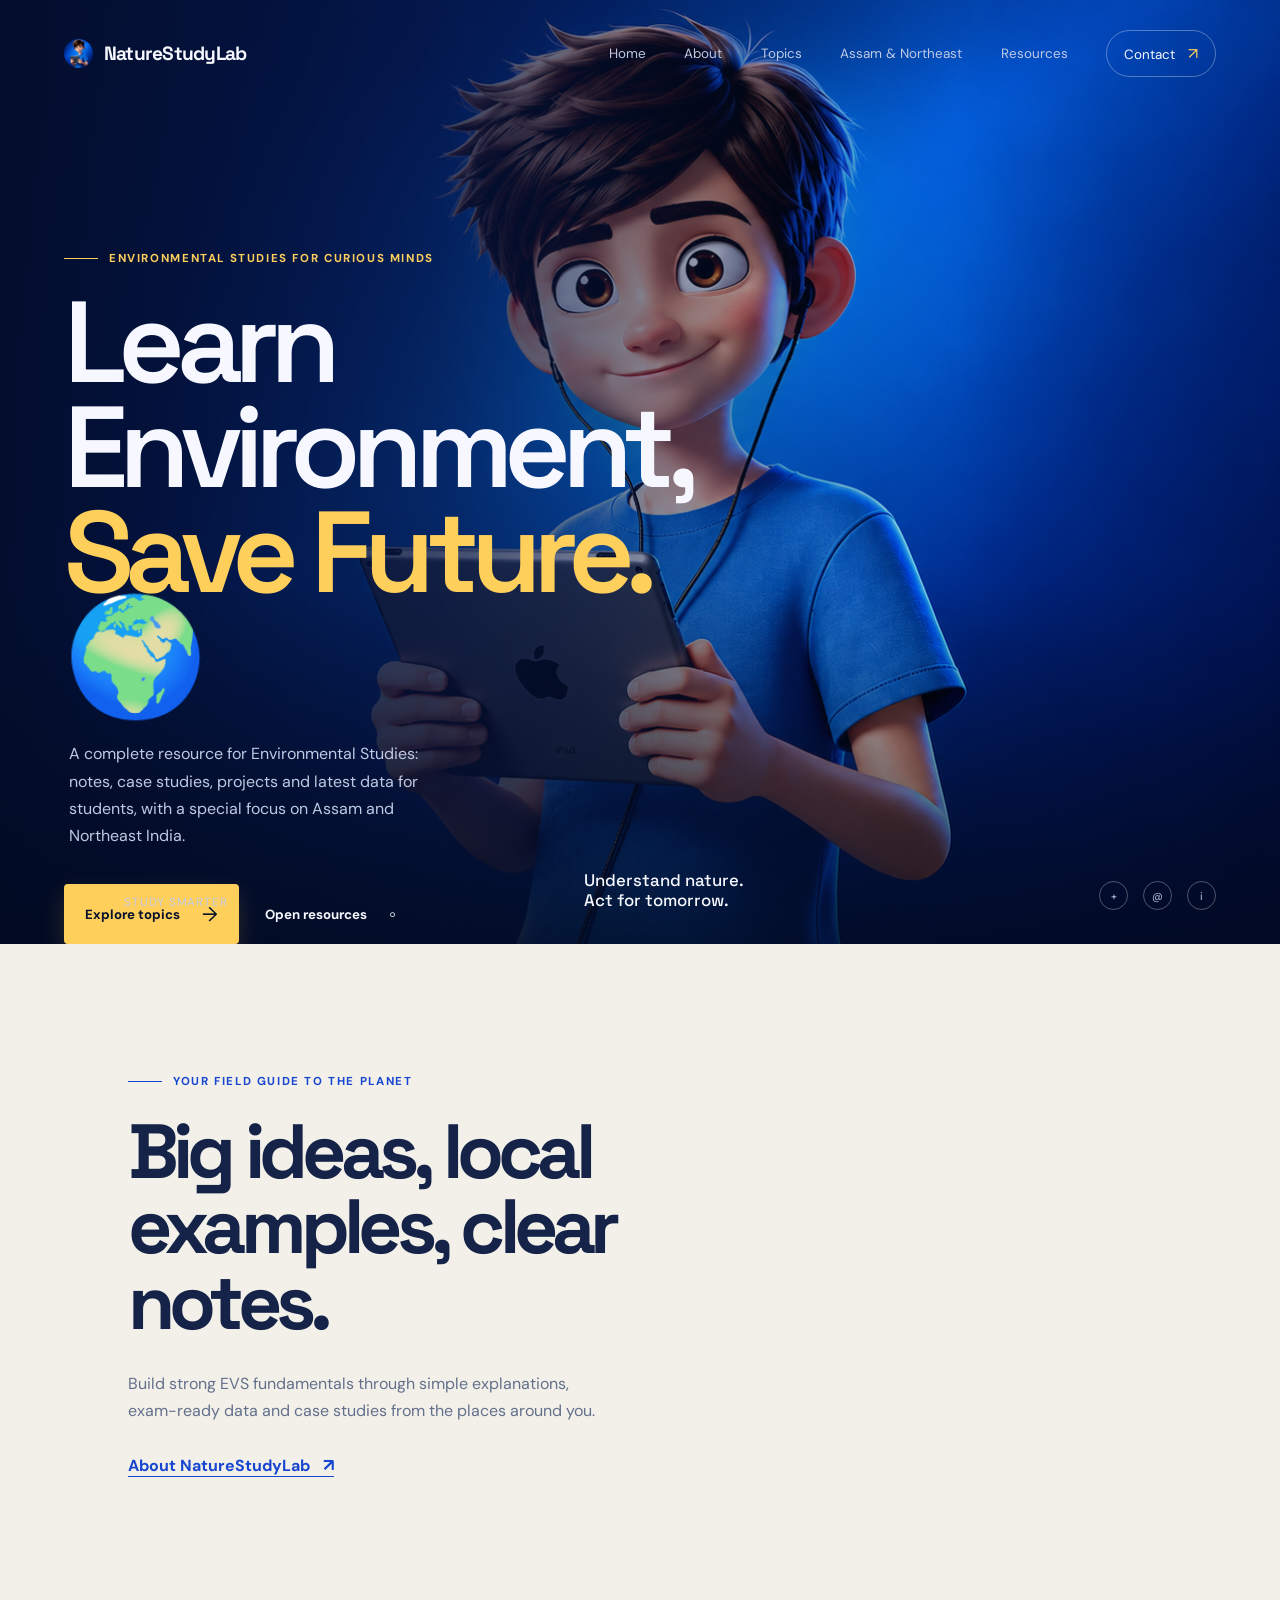
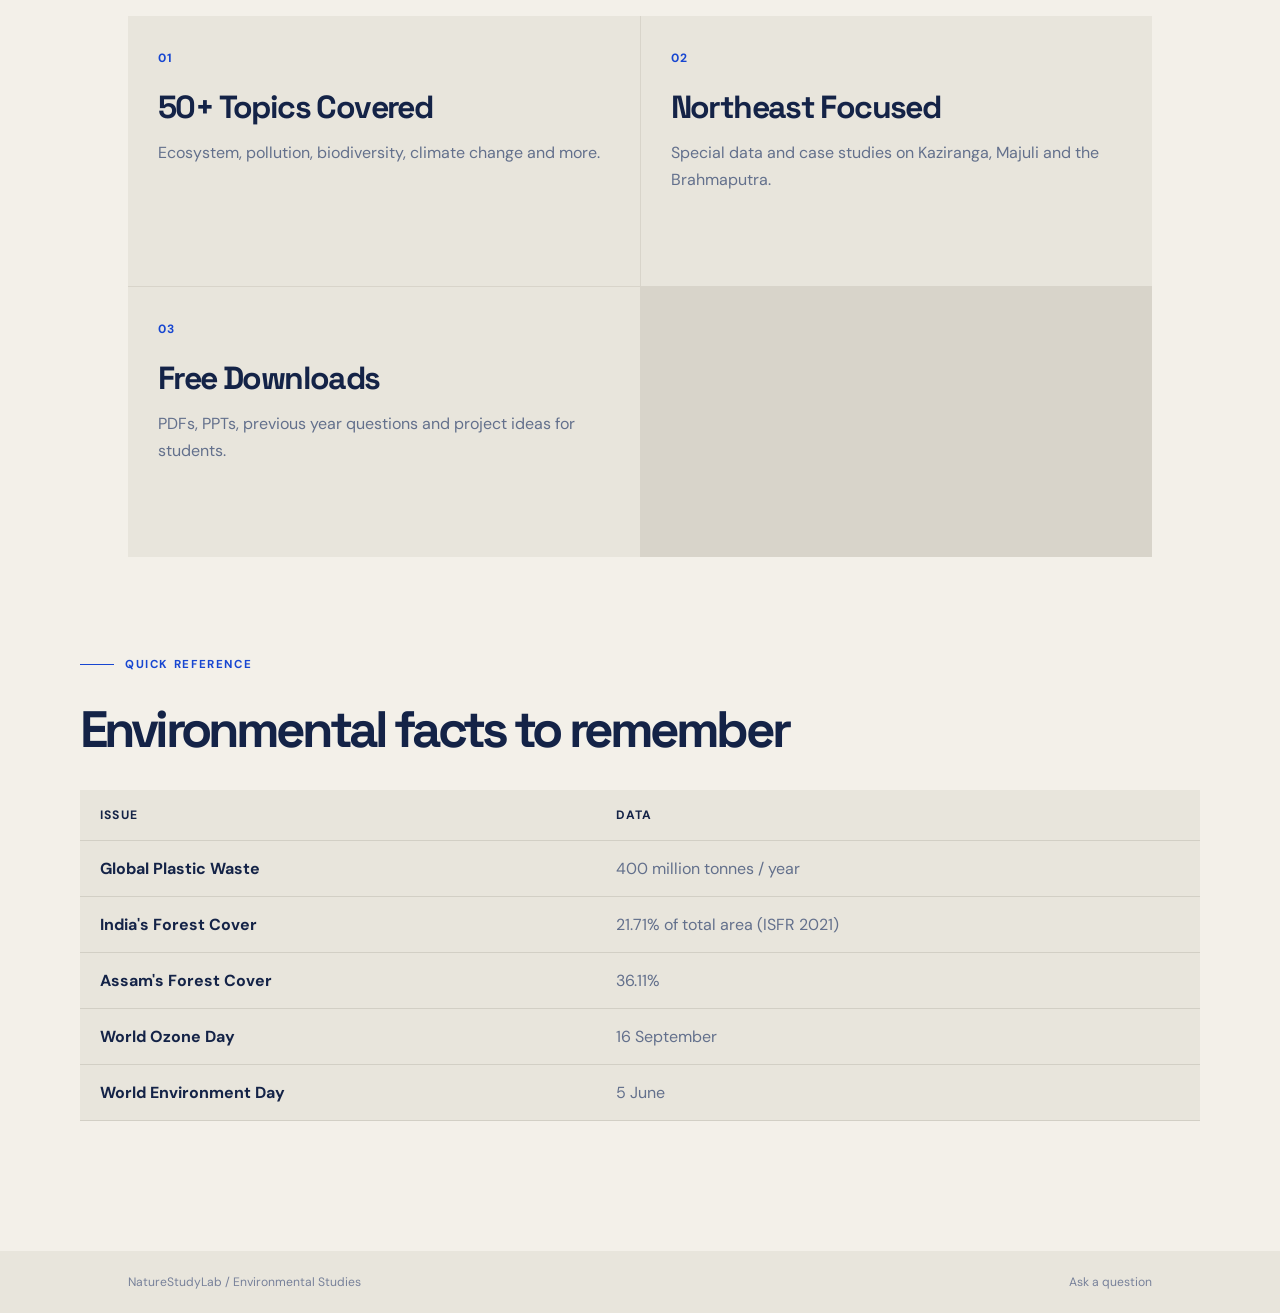
<file: index.html>
<!DOCTYPE html>
<html lang="en">
<head>
  <meta charset="UTF-8">
  <meta name="viewport" content="width=device-width, initial-scale=1.0">
  <meta name="description" content="NatureStudyLab: Environmental Studies notes, case studies, projects and Northeast India data for students.">
  <title>NatureStudyLab | Learn Environment, Save Future</title>
  <link rel="preconnect" href="https://fonts.googleapis.com"><link rel="preconnect" href="https://fonts.gstatic.com" crossorigin>
  <link href="https://fonts.googleapis.com/css2?family=DM+Sans:wght@400;500;600;700&family=Space+Grotesk:wght@500;600;700&display=swap" rel="stylesheet"><link rel="stylesheet" href="styles.css">
  <style>.hero{background-image:linear-gradient(90deg,rgba(3,13,44,.96) 0%,rgba(5,20,64,.78) 34%,rgba(3,12,42,.08) 75%),url("image.png")}</style>
</head>
<body>
  <main class="hero" id="top"><header class="site-header"><a class="brand" href="index.html" aria-label="NatureStudyLab home"><img class="brand-mark" src="image.png" alt=""><span>NatureStudyLab</span></a><button class="menu-toggle" type="button" aria-expanded="false" aria-controls="site-nav"><span class="sr-only">Toggle navigation</span><span></span><span></span></button><nav class="site-nav" id="site-nav" aria-label="Primary navigation"><a href="index.html">Home</a><a href="ourstory.html">About</a><a href="discover.html">Topics</a><a href="story.html">Assam & Northeast</a><a href="resources.html">Resources</a><a class="nav-cta" href="contact.html">Contact <span aria-hidden="true">↗</span></a></nav></header>
    <section class="hero-content" aria-labelledby="hero-title"><p class="eyebrow"><span></span> Environmental Studies for curious minds</p><h1 id="hero-title">Learn Environment,<br><em>Save Future.</em> &#127757;</h1><p class="hero-copy">A complete resource for Environmental Studies: notes, case studies, projects and latest data for students, with a special focus on Assam and Northeast India.</p><div class="hero-actions"><a class="button button-primary" href="discover.html">Explore topics <span aria-hidden="true">&#8594;</span></a><a class="button button-quiet" href="resources.html">Open resources <span aria-hidden="true">&#9702;</span></a></div></section>
    <div class="hero-footer"><div class="scroll-cue"><span class="scroll-line"></span> Study smarter</div><p>Understand nature.<br>Act for tomorrow.</p><div class="social-links" aria-label="Quick links"><a href="resources.html" aria-label="Resources">+</a><a href="contact.html" aria-label="Contact">@</a><a href="discover.html" aria-label="Topics">i</a></div></div>
  </main>
  <section class="story-section"><p class="eyebrow dark-eyebrow"><span></span> Your field guide to the planet</p><h2>Big ideas, local examples, clear notes.</h2><p>Build strong EVS fundamentals through simple explanations, exam-ready data and case studies from the places around you.</p><a class="text-link" href="ourstory.html">About NatureStudyLab <span aria-hidden="true">&#8599;</span></a></section>
  <section class="program-grid home-feature-grid" aria-label="NatureStudyLab features"><article><span class="program-number">01</span><h2>50+ Topics Covered</h2><p>Ecosystem, pollution, biodiversity, climate change and more.</p></article><article><span class="program-number">02</span><h2>Northeast Focused</h2><p>Special data and case studies on Kaziranga, Majuli and the Brahmaputra.</p></article><article><span class="program-number">03</span><h2>Free Downloads</h2><p>PDFs, PPTs, previous year questions and project ideas for students.</p></article></section>
  <section class="page-content home-data"><p class="eyebrow dark-eyebrow"><span></span> Quick reference</p><h2>Environmental facts to remember</h2><table class="data-table"><thead><tr><th>Issue</th><th>Data</th></tr></thead><tbody><tr><td>Global Plastic Waste</td><td>400 million tonnes / year</td></tr><tr><td>India's Forest Cover</td><td>21.71% of total area (ISFR 2021)</td></tr><tr><td>Assam's Forest Cover</td><td>36.11%</td></tr><tr><td>World Ozone Day</td><td>16 September</td></tr><tr><td>World Environment Day</td><td>5 June</td></tr></tbody></table></section>
  <footer class="site-footer"><span>NatureStudyLab / Environmental Studies</span><a href="contact.html">Ask a question</a></footer><script src="script.js"></script>
</body></html>
</file>
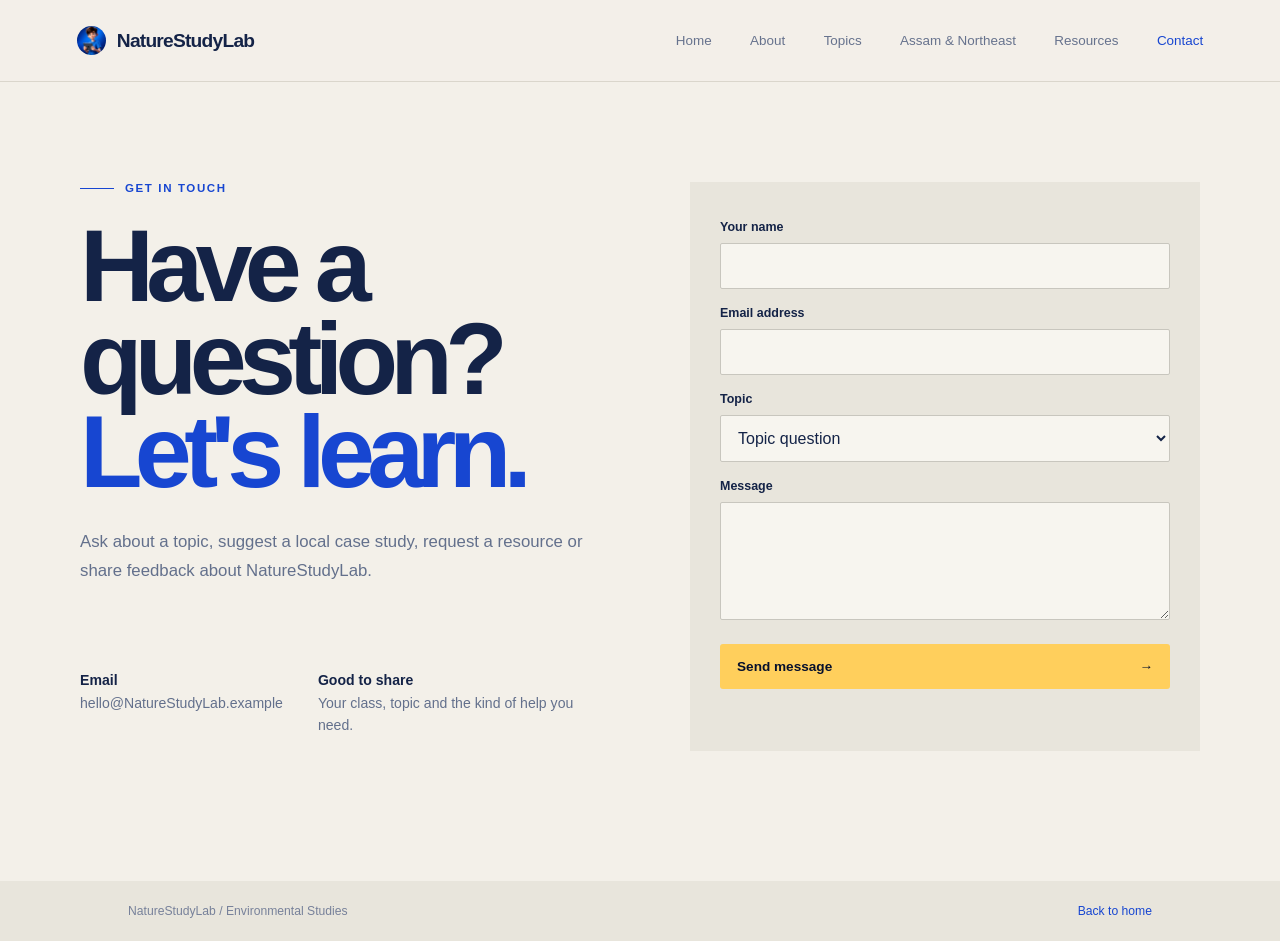
<file: contact.html>
<!DOCTYPE html>
<html lang="en"><head><meta charset="UTF-8"><meta name="viewport" content="width=device-width, initial-scale=1.0"><meta name="description" content="Contact NatureStudyLab about Environmental Studies content and resources."><title>Contact | NatureStudyLab</title><link rel="stylesheet" href="styles.css"></head>
<body class="inner-page"><header class="inner-header"><a class="brand" href="index.html"><img class="brand-mark" src="image.png" alt=""><span>NatureStudyLab</span></a><nav class="inner-nav"><a href="index.html">Home</a><a href="ourstory.html">About</a><a href="discover.html">Topics</a><a href="story.html">Assam & Northeast</a><a href="resources.html">Resources</a><a class="active" href="contact.html">Contact</a></nav></header><main class="page-content contact-layout"><section><p class="eyebrow dark-eyebrow"><span></span> Get in touch</p><h1>Have a question?<br><em>Let's learn.</em></h1><p class="lead">Ask about a topic, suggest a local case study, request a resource or share feedback about NatureStudyLab.</p><div class="contact-details"><p><strong>Email</strong><br>hello@NatureStudyLab.example</p><p><strong>Good to share</strong><br>Your class, topic and the kind of help you need.</p></div></section><form class="contact-form"><label for="name">Your name</label><input id="name" name="name" type="text" required><label for="email">Email address</label><input id="email" name="email" type="email" required><label for="topic">Topic</label><select id="topic" name="topic"><option>Topic question</option><option>Project idea</option><option>Resource request</option><option>Assam case study</option></select><label for="message">Message</label><textarea id="message" name="message" rows="5" required></textarea><button class="form-button" type="submit">Send message <span aria-hidden="true">&#8594;</span></button><p class="form-status" role="status" aria-live="polite"></p></form></main><footer class="site-footer"><span>NatureStudyLab / Environmental Studies</span><a href="index.html">Back to home</a></footer><script src="script.js"></script></body></html>
</file>
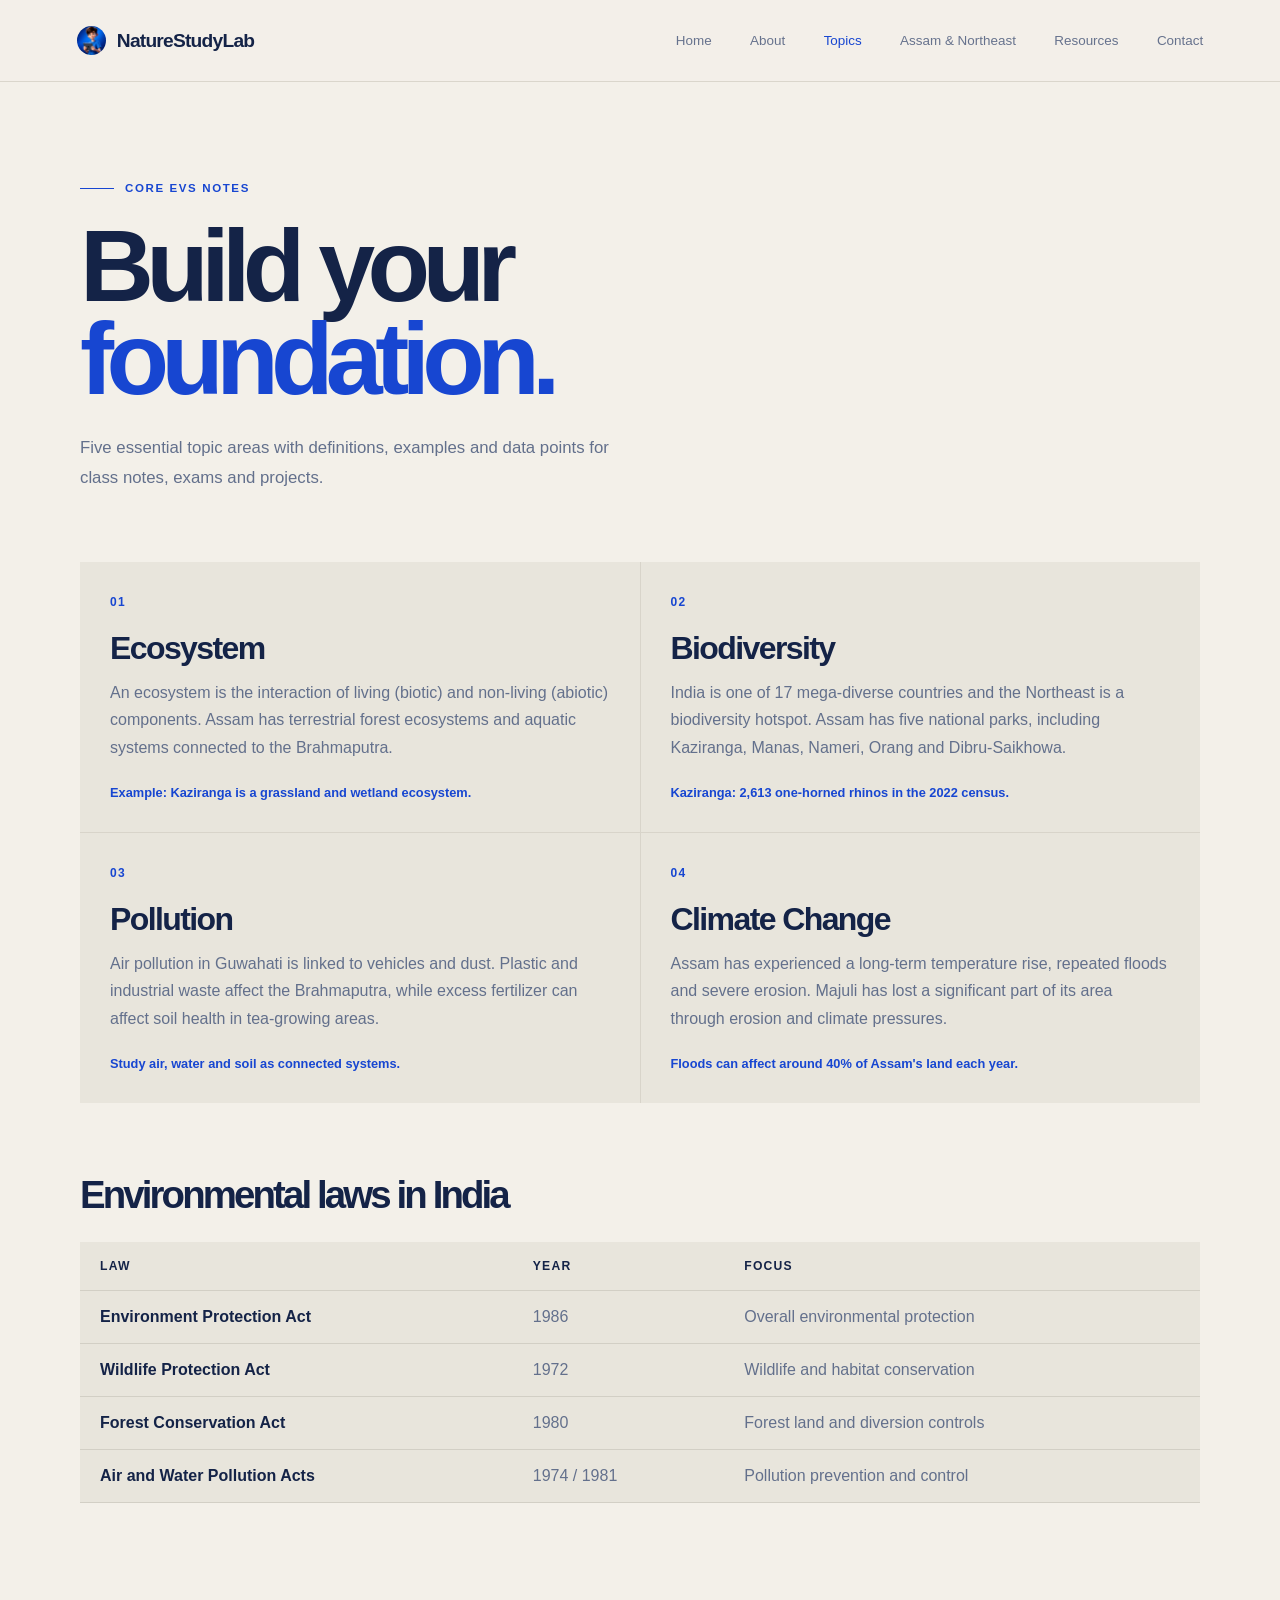
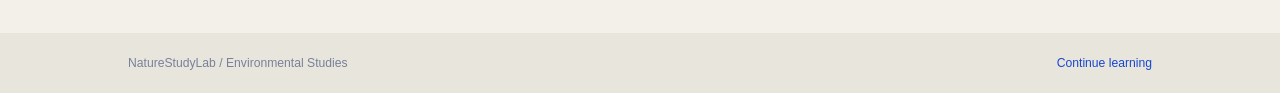
<file: discover.html>
<!DOCTYPE html>
<html lang="en"><head><meta charset="UTF-8"><meta name="viewport" content="width=device-width, initial-scale=1.0"><meta name="description" content="Environmental Studies topics, notes and laws for students."><title>Topics | NatureStudyLab</title><link rel="stylesheet" href="styles.css"></head>
<body class="inner-page"><header class="inner-header"><a class="brand" href="index.html"><img class="brand-mark" src="image.png" alt=""><span>NatureStudyLab</span></a><nav class="inner-nav"><a href="index.html">Home</a><a href="ourstory.html">About</a><a class="active" href="discover.html">Topics</a><a href="story.html">Assam & Northeast</a><a href="resources.html">Resources</a><a href="contact.html">Contact</a></nav></header><main class="page-content"><p class="eyebrow dark-eyebrow"><span></span> Core EVS notes</p><h1>Build your<br><em>foundation.</em></h1><p class="lead">Five essential topic areas with definitions, examples and data points for class notes, exams and projects.</p><section class="program-grid"><article><span class="program-number">01</span><h2>Ecosystem</h2><p>An ecosystem is the interaction of living (biotic) and non-living (abiotic) components. Assam has terrestrial forest ecosystems and aquatic systems connected to the Brahmaputra.</p><strong>Example: Kaziranga is a grassland and wetland ecosystem.</strong></article><article><span class="program-number">02</span><h2>Biodiversity</h2><p>India is one of 17 mega-diverse countries and the Northeast is a biodiversity hotspot. Assam has five national parks, including Kaziranga, Manas, Nameri, Orang and Dibru-Saikhowa.</p><strong>Kaziranga: 2,613 one-horned rhinos in the 2022 census.</strong></article><article><span class="program-number">03</span><h2>Pollution</h2><p>Air pollution in Guwahati is linked to vehicles and dust. Plastic and industrial waste affect the Brahmaputra, while excess fertilizer can affect soil health in tea-growing areas.</p><strong>Study air, water and soil as connected systems.</strong></article><article><span class="program-number">04</span><h2>Climate Change</h2><p>Assam has experienced a long-term temperature rise, repeated floods and severe erosion. Majuli has lost a significant part of its area through erosion and climate pressures.</p><strong>Floods can affect around 40% of Assam's land each year.</strong></article></section><section class="law-section"><h2>Environmental laws in India</h2><table class="data-table"><thead><tr><th>Law</th><th>Year</th><th>Focus</th></tr></thead><tbody><tr><td>Environment Protection Act</td><td>1986</td><td>Overall environmental protection</td></tr><tr><td>Wildlife Protection Act</td><td>1972</td><td>Wildlife and habitat conservation</td></tr><tr><td>Forest Conservation Act</td><td>1980</td><td>Forest land and diversion controls</td></tr><tr><td>Air and Water Pollution Acts</td><td>1974 / 1981</td><td>Pollution prevention and control</td></tr></tbody></table></section></main><footer class="site-footer"><span>NatureStudyLab / Environmental Studies</span><a href="resources.html">Continue learning</a></footer></body></html>
</file>
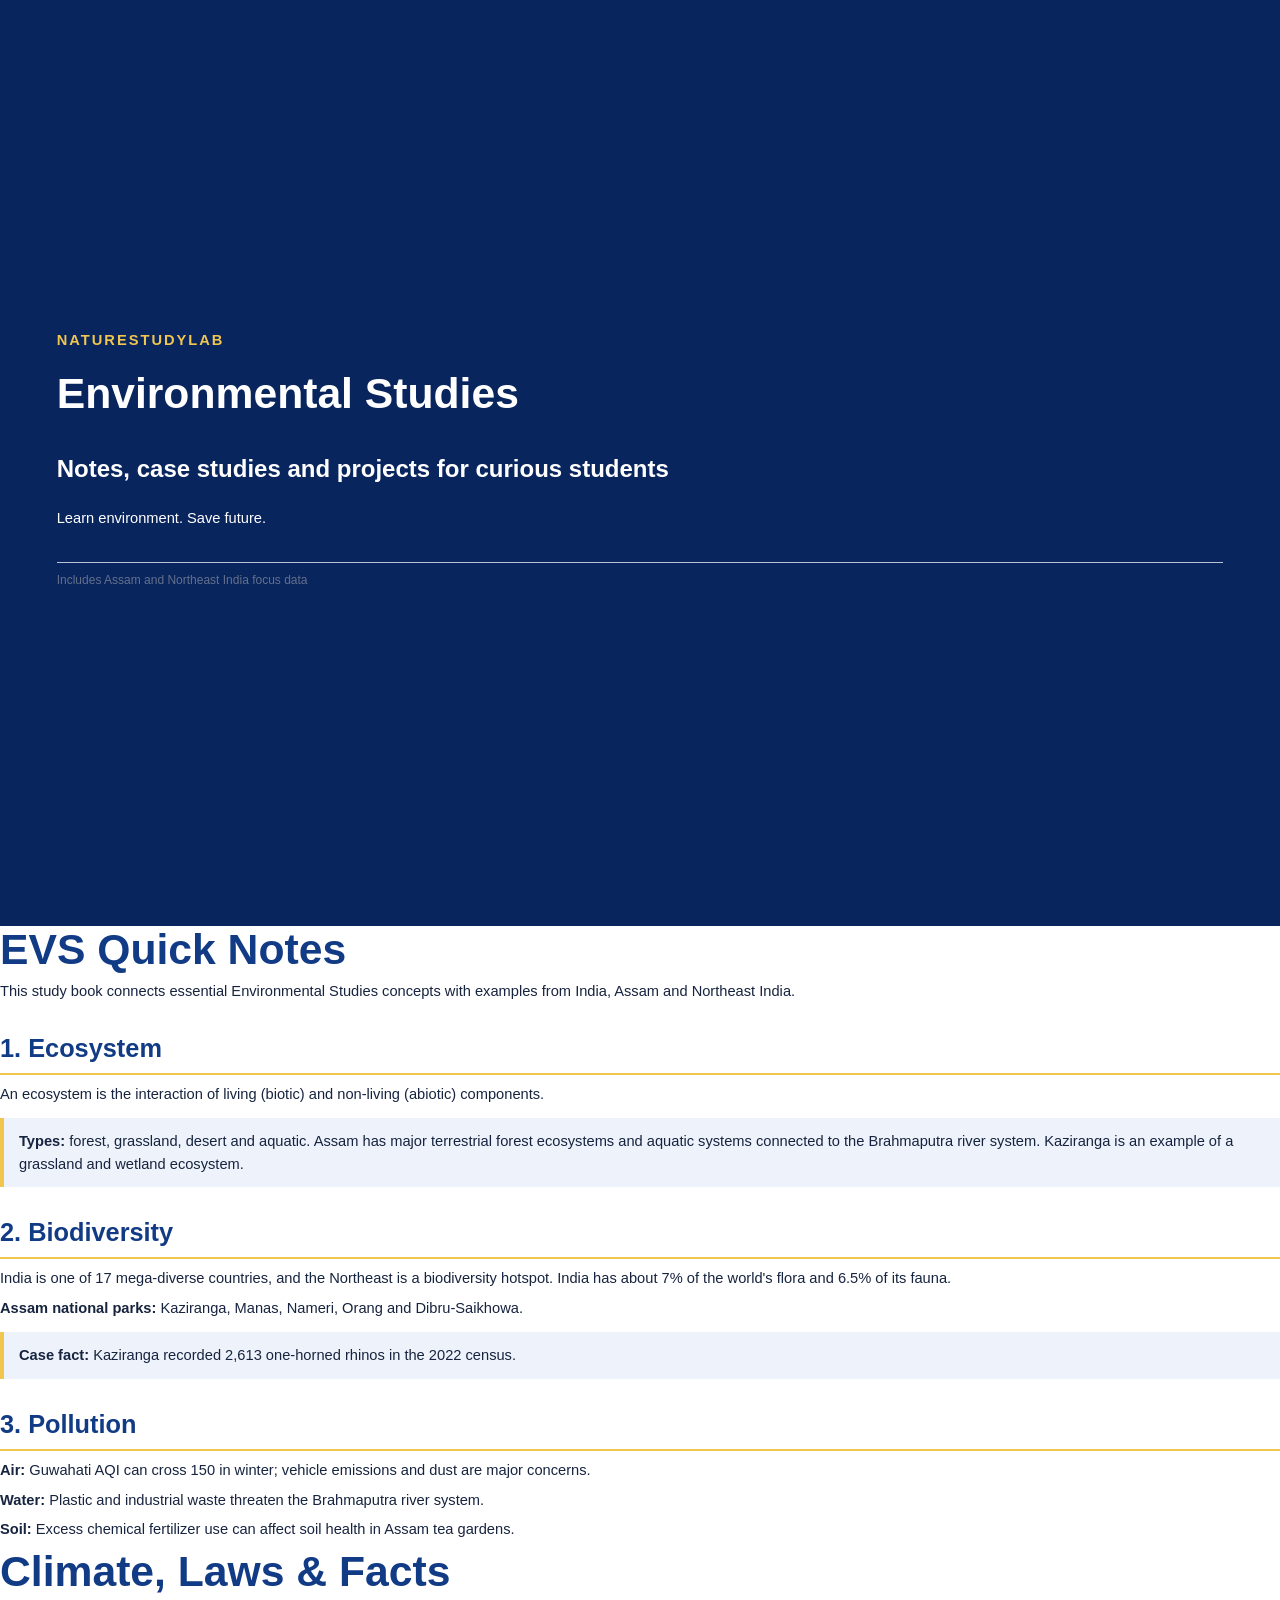
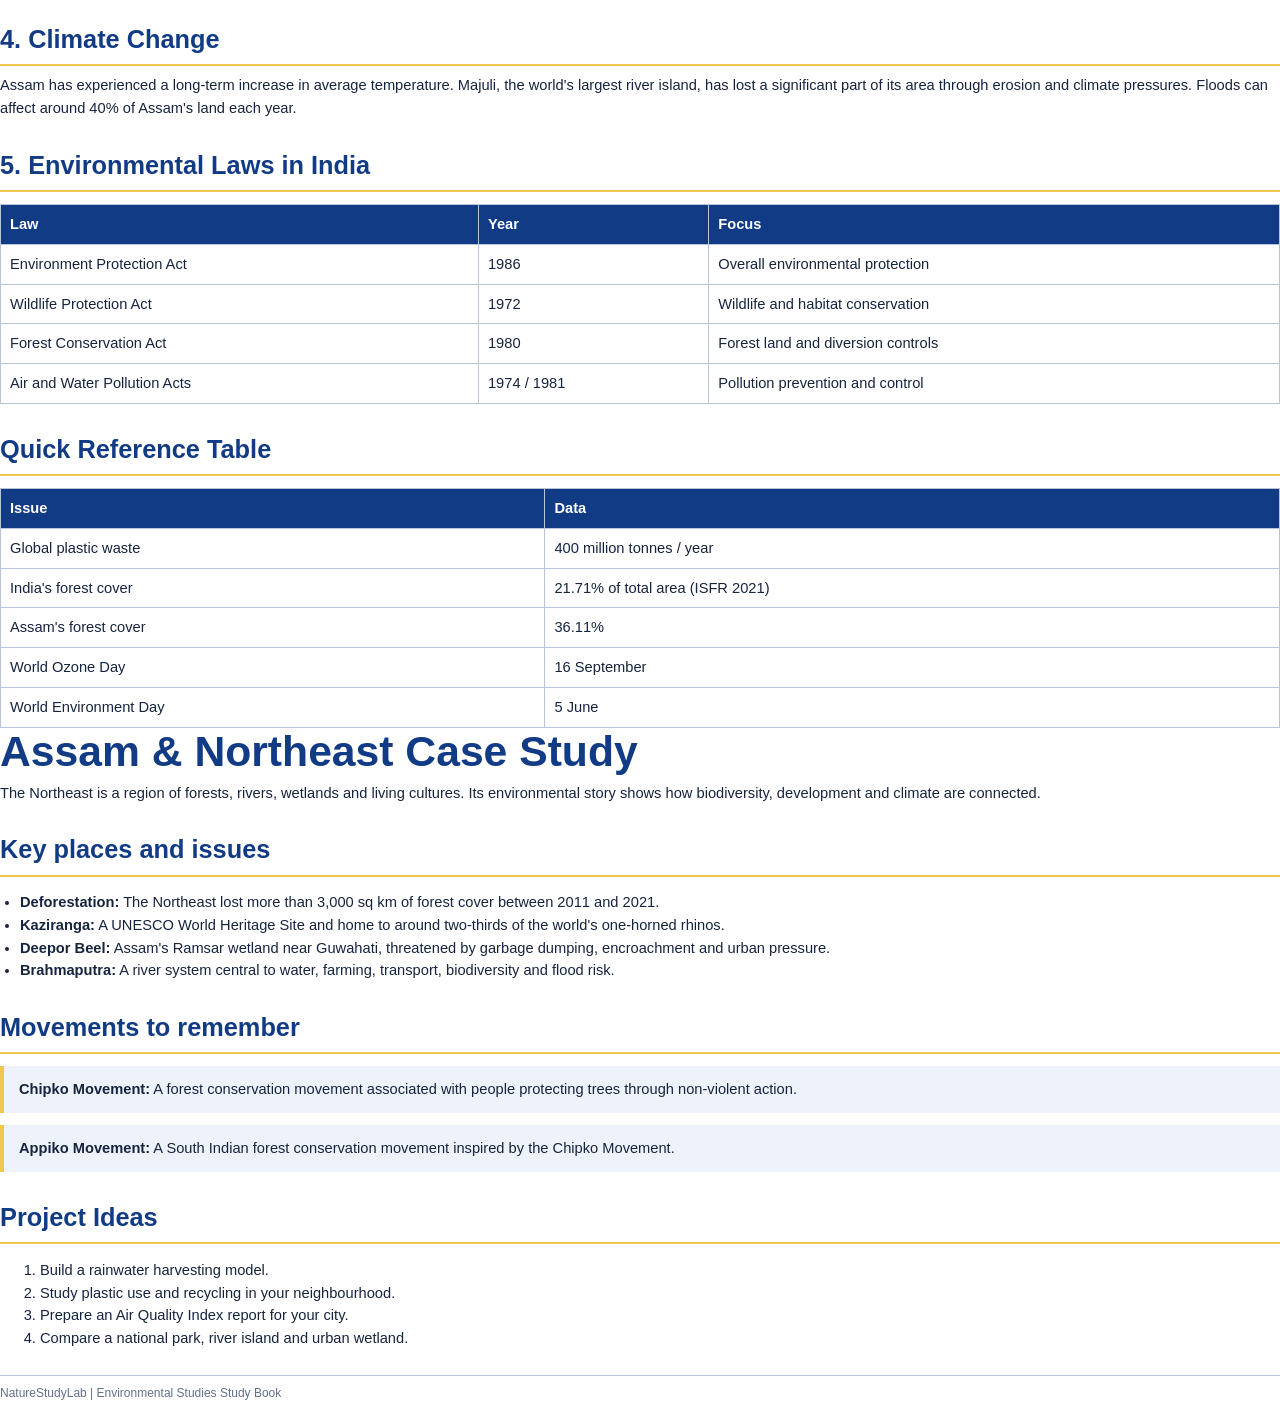
<file: evs-book.html>
<!DOCTYPE html>
<html lang="en">
<head>
<meta charset="UTF-8">
<title>NatureStudyLab EVS Study Book</title>
<style>
@page{size:A4;margin:18mm}*{box-sizing:border-box}body{margin:0;color:#17243f;background:#fff;font:11pt/1.55 Arial,sans-serif}h1,h2,h3{font-family:Arial,sans-serif;color:#123b86}h1{margin:0 0 8px;font-size:32pt;line-height:1.08}h2{margin:26px 0 8px;padding-bottom:5px;border-bottom:2px solid #f0c64f;font-size:19pt}h3{margin:16px 0 4px;font-size:13pt}p{margin:7px 0}ul{padding-left:20px}.cover{min-height:245mm;display:flex;flex-direction:column;justify-content:center;padding:25mm 15mm;color:#fff;background:#09255e}.cover h1,.cover h2{color:#fff;border:0}.cover h2{font-size:18pt}.tag{margin-bottom:18px;color:#f0c64f;font-weight:bold;letter-spacing:2px;text-transform:uppercase}.box{margin:12px 0;padding:12px 15px;border-left:4px solid #f0c64f;background:#eef3fb}.facts{width:100%;border-collapse:collapse;margin-top:12px}.facts th,.facts td{padding:8px 9px;border:1px solid #b9c4d8;text-align:left}.facts th{color:#fff;background:#123b86}.page-break{page-break-before:always}.footer{margin-top:25px;padding-top:8px;border-top:1px solid #b9c4d8;color:#63708c;font-size:9pt}
</style>
</head>
<body>
<section class="cover"><div class="tag">NatureStudyLab</div><h1>Environmental Studies</h1><h2>Notes, case studies and projects for curious students</h2><p>Learn environment. Save future.</p><p class="footer">Includes Assam and Northeast India focus data</p></section>
<section class="page-break"><h1>EVS Quick Notes</h1><p>This study book connects essential Environmental Studies concepts with examples from India, Assam and Northeast India.</p><h2>1. Ecosystem</h2><p>An ecosystem is the interaction of living (biotic) and non-living (abiotic) components.</p><div class="box"><strong>Types:</strong> forest, grassland, desert and aquatic. Assam has major terrestrial forest ecosystems and aquatic systems connected to the Brahmaputra river system. Kaziranga is an example of a grassland and wetland ecosystem.</div><h2>2. Biodiversity</h2><p>India is one of 17 mega-diverse countries, and the Northeast is a biodiversity hotspot. India has about 7% of the world's flora and 6.5% of its fauna.</p><p><strong>Assam national parks:</strong> Kaziranga, Manas, Nameri, Orang and Dibru-Saikhowa.</p><div class="box"><strong>Case fact:</strong> Kaziranga recorded 2,613 one-horned rhinos in the 2022 census.</div><h2>3. Pollution</h2><p><strong>Air:</strong> Guwahati AQI can cross 150 in winter; vehicle emissions and dust are major concerns.</p><p><strong>Water:</strong> Plastic and industrial waste threaten the Brahmaputra river system.</p><p><strong>Soil:</strong> Excess chemical fertilizer use can affect soil health in Assam tea gardens.</p></section>
<section class="page-break"><h1>Climate, Laws & Facts</h1><h2>4. Climate Change</h2><p>Assam has experienced a long-term increase in average temperature. Majuli, the world's largest river island, has lost a significant part of its area through erosion and climate pressures. Floods can affect around 40% of Assam's land each year.</p><h2>5. Environmental Laws in India</h2><table class="facts"><thead><tr><th>Law</th><th>Year</th><th>Focus</th></tr></thead><tbody><tr><td>Environment Protection Act</td><td>1986</td><td>Overall environmental protection</td></tr><tr><td>Wildlife Protection Act</td><td>1972</td><td>Wildlife and habitat conservation</td></tr><tr><td>Forest Conservation Act</td><td>1980</td><td>Forest land and diversion controls</td></tr><tr><td>Air and Water Pollution Acts</td><td>1974 / 1981</td><td>Pollution prevention and control</td></tr></tbody></table><h2>Quick Reference Table</h2><table class="facts"><thead><tr><th>Issue</th><th>Data</th></tr></thead><tbody><tr><td>Global plastic waste</td><td>400 million tonnes / year</td></tr><tr><td>India's forest cover</td><td>21.71% of total area (ISFR 2021)</td></tr><tr><td>Assam's forest cover</td><td>36.11%</td></tr><tr><td>World Ozone Day</td><td>16 September</td></tr><tr><td>World Environment Day</td><td>5 June</td></tr></tbody></table></section>
<section class="page-break"><h1>Assam & Northeast Case Study</h1><p>The Northeast is a region of forests, rivers, wetlands and living cultures. Its environmental story shows how biodiversity, development and climate are connected.</p><h2>Key places and issues</h2><ul><li><strong>Deforestation:</strong> The Northeast lost more than 3,000 sq km of forest cover between 2011 and 2021.</li><li><strong>Kaziranga:</strong> A UNESCO World Heritage Site and home to around two-thirds of the world's one-horned rhinos.</li><li><strong>Deepor Beel:</strong> Assam's Ramsar wetland near Guwahati, threatened by garbage dumping, encroachment and urban pressure.</li><li><strong>Brahmaputra:</strong> A river system central to water, farming, transport, biodiversity and flood risk.</li></ul><h2>Movements to remember</h2><div class="box"><strong>Chipko Movement:</strong> A forest conservation movement associated with people protecting trees through non-violent action.</div><div class="box"><strong>Appiko Movement:</strong> A South Indian forest conservation movement inspired by the Chipko Movement.</div><h2>Project Ideas</h2><ol><li>Build a rainwater harvesting model.</li><li>Study plastic use and recycling in your neighbourhood.</li><li>Prepare an Air Quality Index report for your city.</li><li>Compare a national park, river island and urban wetland.</li></ol><p class="footer">NatureStudyLab | Environmental Studies Study Book</p></section>
</body></html>
</file>
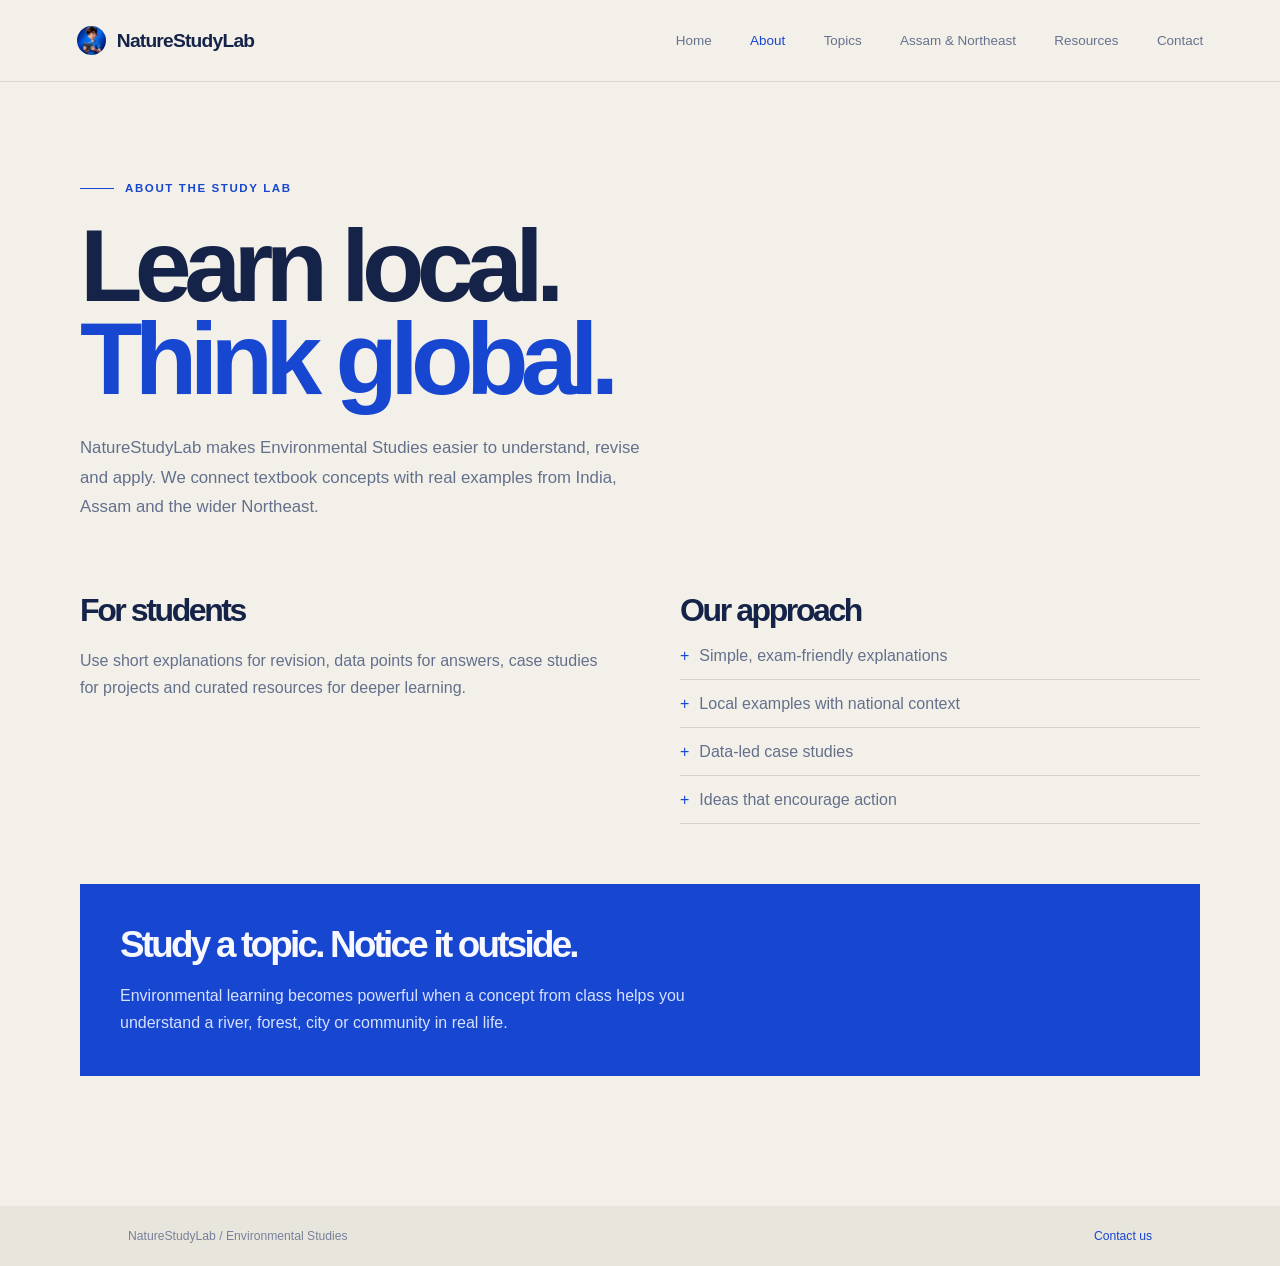
<file: ourstory.html>
<!DOCTYPE html>
<html lang="en"><head><meta charset="UTF-8"><meta name="viewport" content="width=device-width, initial-scale=1.0"><meta name="description" content="About NatureStudyLab Environmental Studies resources."><title>About | NatureStudyLab</title><link rel="stylesheet" href="styles.css"></head>
<body class="inner-page"><header class="inner-header"><a class="brand" href="index.html" aria-label="NatureStudyLab home"><img class="brand-mark" src="image.png" alt=""><span>NatureStudyLab</span></a><nav class="inner-nav"><a href="index.html">Home</a><a class="active" href="ourstory.html">About</a><a href="discover.html">Topics</a><a href="story.html">Assam & Northeast</a><a href="resources.html">Resources</a><a href="contact.html">Contact</a></nav></header><main class="page-content"><p class="eyebrow dark-eyebrow"><span></span> About the study lab</p><h1>Learn local.<br><em>Think global.</em></h1><p class="lead">NatureStudyLab makes Environmental Studies easier to understand, revise and apply. We connect textbook concepts with real examples from India, Assam and the wider Northeast.</p><section class="story-columns"><div><h2>For students</h2><p>Use short explanations for revision, data points for answers, case studies for projects and curated resources for deeper learning.</p></div><div><h2>Our approach</h2><ul><li>Simple, exam-friendly explanations</li><li>Local examples with national context</li><li>Data-led case studies</li><li>Ideas that encourage action</li></ul></div></section><section class="callout"><h2>Study a topic. Notice it outside.</h2><p>Environmental learning becomes powerful when a concept from class helps you understand a river, forest, city or community in real life.</p></section></main><footer class="site-footer"><span>NatureStudyLab / Environmental Studies</span><a href="contact.html">Contact us</a></footer></body></html>
</file>
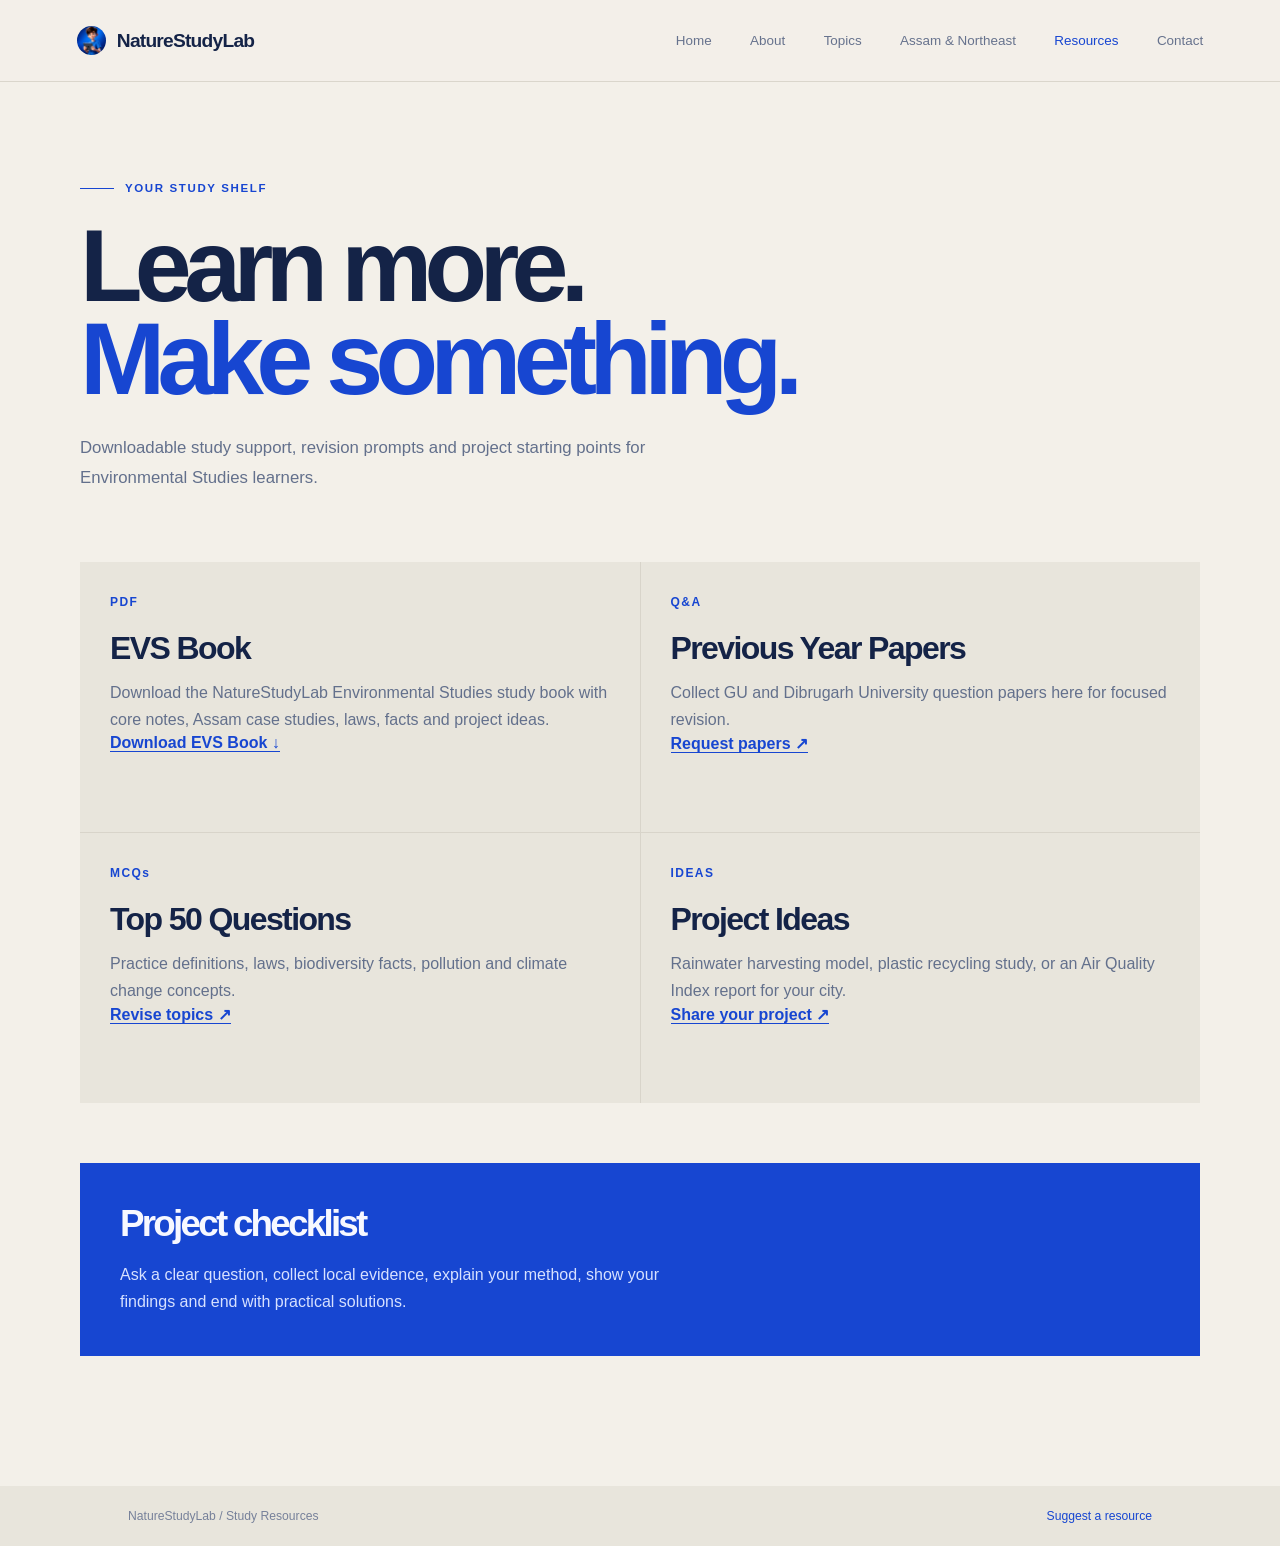
<file: resources.html>
<!DOCTYPE html>
<html lang="en"><head><meta charset="UTF-8"><meta name="viewport" content="width=device-width, initial-scale=1.0"><meta name="description" content="Free Environmental Studies resources, questions and project ideas."><title>Resources | NatureStudyLab</title><link rel="stylesheet" href="styles.css"></head>
<body class="inner-page"><header class="inner-header"><a class="brand" href="index.html"><img class="brand-mark" src="image.png" alt=""><span>NatureStudyLab</span></a><nav class="inner-nav"><a href="index.html">Home</a><a href="ourstory.html">About</a><a href="discover.html">Topics</a><a href="story.html">Assam & Northeast</a><a class="active" href="resources.html">Resources</a><a href="contact.html">Contact</a></nav></header><main class="page-content"><p class="eyebrow dark-eyebrow"><span></span> Your study shelf</p><h1>Learn more.<br><em>Make something.</em></h1><p class="lead">Downloadable study support, revision prompts and project starting points for Environmental Studies learners.</p><section class="program-grid"><article><span class="program-number">PDF</span><h2>EVS Book</h2><p>Download the NatureStudyLab Environmental Studies study book with core notes, Assam case studies, laws, facts and project ideas.</p><a class="text-link" href="EVS-Study-Book.pdf" download>Download EVS Book &#8595;</a></article><article><span class="program-number">Q&A</span><h2>Previous Year Papers</h2><p>Collect GU and Dibrugarh University question papers here for focused revision.</p><a class="text-link" href="contact.html">Request papers &#8599;</a></article><article><span class="program-number">MCQs</span><h2>Top 50 Questions</h2><p>Practice definitions, laws, biodiversity facts, pollution and climate change concepts.</p><a class="text-link" href="discover.html">Revise topics &#8599;</a></article><article><span class="program-number">IDEAS</span><h2>Project Ideas</h2><p>Rainwater harvesting model, plastic recycling study, or an Air Quality Index report for your city.</p><a class="text-link" href="contact.html">Share your project &#8599;</a></article></section><section class="callout"><h2>Project checklist</h2><p>Ask a clear question, collect local evidence, explain your method, show your findings and end with practical solutions.</p></section></main><footer class="site-footer"><span>NatureStudyLab / Study Resources</span><a href="contact.html">Suggest a resource</a></footer></body></html>
</file>
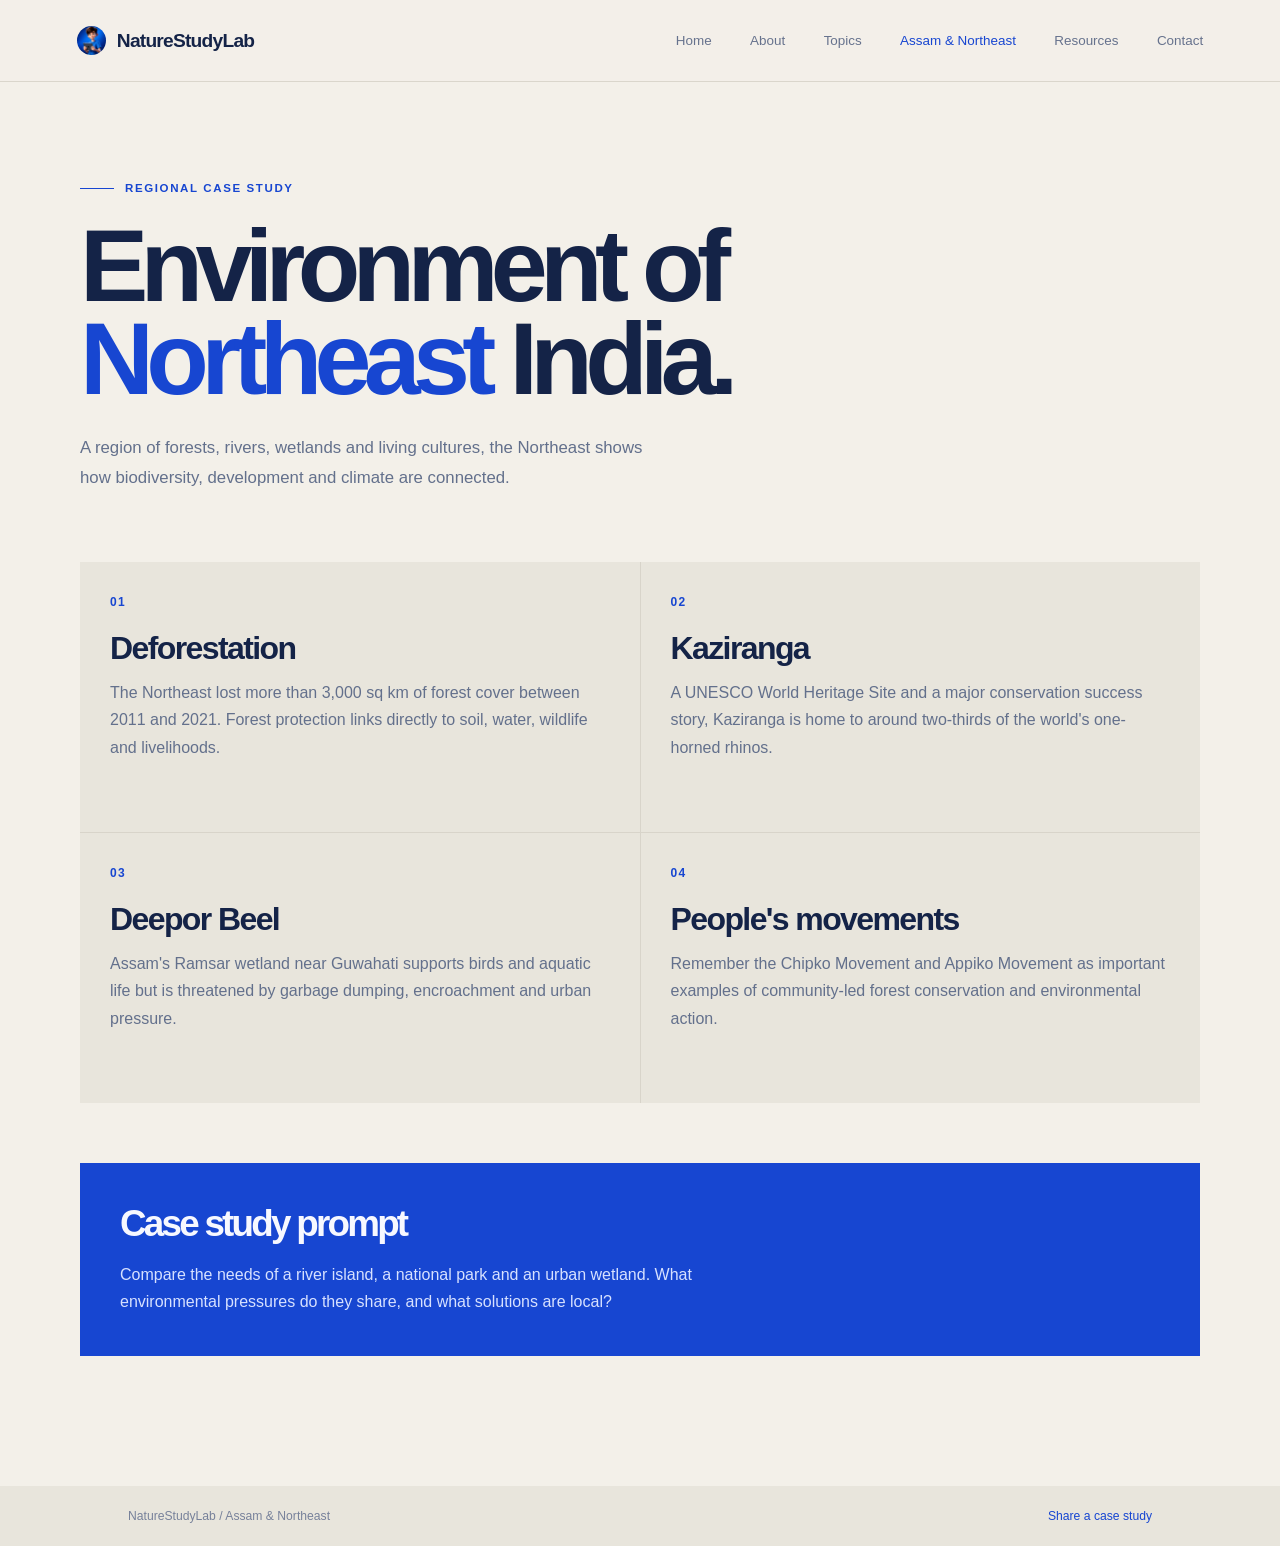
<file: story.html>
<!DOCTYPE html>
<html lang="en"><head><meta charset="UTF-8"><meta name="viewport" content="width=device-width, initial-scale=1.0"><meta name="description" content="Assam and Northeast India Environmental Studies case study."><title>Assam & Northeast | NatureStudyLab</title><link rel="stylesheet" href="styles.css"></head>
<body class="inner-page"><header class="inner-header"><a class="brand" href="index.html"><img class="brand-mark" src="image.png" alt=""><span>NatureStudyLab</span></a><nav class="inner-nav"><a href="index.html">Home</a><a href="ourstory.html">About</a><a href="discover.html">Topics</a><a class="active" href="story.html">Assam & Northeast</a><a href="resources.html">Resources</a><a href="contact.html">Contact</a></nav></header><main class="page-content"><p class="eyebrow dark-eyebrow"><span></span> Regional case study</p><h1>Environment of<br><em>Northeast</em> India.</h1><p class="lead">A region of forests, rivers, wetlands and living cultures, the Northeast shows how biodiversity, development and climate are connected.</p><section class="program-grid"><article><span class="program-number">01</span><h2>Deforestation</h2><p>The Northeast lost more than 3,000 sq km of forest cover between 2011 and 2021. Forest protection links directly to soil, water, wildlife and livelihoods.</p></article><article><span class="program-number">02</span><h2>Kaziranga</h2><p>A UNESCO World Heritage Site and a major conservation success story, Kaziranga is home to around two-thirds of the world's one-horned rhinos.</p></article><article><span class="program-number">03</span><h2>Deepor Beel</h2><p>Assam's Ramsar wetland near Guwahati supports birds and aquatic life but is threatened by garbage dumping, encroachment and urban pressure.</p></article><article><span class="program-number">04</span><h2>People's movements</h2><p>Remember the Chipko Movement and Appiko Movement as important examples of community-led forest conservation and environmental action.</p></article></section><section class="callout"><h2>Case study prompt</h2><p>Compare the needs of a river island, a national park and an urban wetland. What environmental pressures do they share, and what solutions are local?</p></section></main><footer class="site-footer"><span>NatureStudyLab / Assam & Northeast</span><a href="contact.html">Share a case study</a></footer></body></html>
</file>
<file: styles.css>
.site-header{width:min(1320px,calc(100% - 6vw))}.site-nav{gap:clamp(12px,1.8vw,27px);font-size:.78rem}.site-nav a{white-space:nowrap}.brand{flex-shrink:0}.inner-nav{flex-wrap:wrap;justify-content:flex-end;gap:12px 24px}@media(max-width:1100px) and (min-width:701px){.site-header{align-items:flex-start;gap:25px}.site-nav{flex-wrap:wrap;justify-content:flex-end;max-width:720px}.inner-header{align-items:flex-start;gap:25px}.inner-nav{max-width:720px}}.home-feature-grid{margin:0 max(10vw,30px)}.home-feature-grid article{min-height:190px}.home-data{padding-top:90px}.home-data h2{margin-bottom:28px;color:var(--dark-ink);font-size:clamp(2rem,4vw,3.6rem)}.data-table{width:100%;border-collapse:collapse;color:#63708c;background:#e8e5dc}.data-table th,.data-table td{padding:17px 20px;border-bottom:1px solid #d2cfc5;text-align:left}.data-table th{color:var(--dark-ink);font-size:.76rem;letter-spacing:.1em;text-transform:uppercase}.data-table td:first-child{color:var(--dark-ink);font-weight:700}.law-section{margin-top:70px}.law-section h2{margin-bottom:25px;color:var(--dark-ink);font-size:2.4rem}.law-section .data-table{background:#e8e5dc}@media(max-width:700px){.site-header{width:calc(100% - 44px)}.site-nav{font-size:.84rem}.home-feature-grid{margin:0}.home-data{padding:75px 22px}.data-table{font-size:.82rem}.data-table th,.data-table td{padding:13px 10px}.data-table th:last-child,.data-table td:last-child{min-width:160px}.law-section{margin-top:45px}}
:root{--ink:#f7f8ff;--muted:#c0c9e3;--accent:#ffcf5c;--blue:#1746d1;--night:#06102d;--paper:#f3f0e9;--dark-ink:#142347}*{box-sizing:border-box}html{scroll-behavior:smooth}body{margin:0;color:var(--ink);background:var(--paper);font-family:"DM Sans",sans-serif}a{color:inherit;text-decoration:none}.hero{position:relative;isolation:isolate;min-height:100svh;overflow:hidden;background:linear-gradient(90deg,rgba(3,13,44,.96) 0%,rgba(5,20,64,.75) 34%,rgba(3,12,42,.06) 75%),url("ChatGPT Image Sep 16, 2026, 07_19_18 AM.png") center/cover no-repeat}.hero:after{position:absolute;inset:0;z-index:-1;background:linear-gradient(0deg,rgba(2,10,32,.78),transparent 38%);content:""}.site-header{display:flex;align-items:center;justify-content:space-between;width:min(1240px,calc(100% - 10vw));margin:0 auto;padding:30px 0}.brand{display:flex;align-items:center;gap:11px;font:700 1.2rem "Space Grotesk",sans-serif;letter-spacing:-.04em}.brand-mark{display:block;width:29px;height:29px;border-radius:50%;object-fit:cover}.site-nav{display:flex;align-items:center;gap:clamp(20px,3vw,46px);color:var(--muted);font-size:.84rem}.site-nav a{transition:color .2s ease,transform .2s ease}.site-nav a:hover{color:var(--ink);transform:translateY(-2px)}.nav-cta{padding:12px 17px;border:1px solid rgba(255,255,255,.32);border-radius:99px;color:var(--ink)}.nav-cta span{margin-left:9px;color:var(--accent);font-size:1rem}.menu-toggle{display:none}.hero-content{width:min(1240px,calc(100% - 10vw));margin:clamp(80px,16vh,170px) auto 0}.eyebrow{display:flex;align-items:center;gap:11px;margin:0 0 25px;color:var(--accent);font-size:.72rem;font-weight:700;letter-spacing:.14em;text-transform:uppercase}.eyebrow span{width:34px;height:1px;background:currentColor}h1,h2{margin:0;font-family:"Space Grotesk",sans-serif;letter-spacing:-.075em}h1{max-width:650px;font-size:clamp(4rem,9vw,8.7rem);font-weight:600;line-height:.91}h1 em{color:var(--accent);font-style:normal}.hero-copy{max-width:370px;margin:30px 0 0 5px;color:var(--muted);font-size:1rem;line-height:1.7}.hero-actions{display:flex;align-items:center;gap:26px;margin-top:35px}.button{display:inline-flex;align-items:center;gap:22px;font-size:.83rem;font-weight:700}.button-primary{padding:17px 21px;border-radius:4px;color:var(--night);background:var(--accent);box-shadow:0 10px 25px rgba(255,207,92,.16);transition:transform .2s ease,box-shadow .2s ease}.button-primary:hover{transform:translateY(-3px);box-shadow:0 14px 30px rgba(255,207,92,.28)}.button-primary span,.button-quiet span{font-size:1.25rem;font-weight:400}.button-quiet{color:var(--ink)}.button-quiet:hover{color:var(--accent)}.hero-footer{position:absolute;right:5vw;bottom:34px;left:5vw;display:flex;align-items:end;justify-content:space-between;color:var(--muted);font-size:.73rem}.scroll-cue{display:flex;align-items:center;gap:12px;letter-spacing:.08em;text-transform:uppercase}.scroll-line{width:48px;height:1px;background:var(--accent)}.hero-footer p{margin:0;color:var(--ink);font:500 1.05rem/1.2 "Space Grotesk",sans-serif}.social-links{display:flex;gap:15px}.social-links a{display:grid;width:29px;height:29px;place-items:center;border:1px solid rgba(255,255,255,.3);border-radius:50%;font-size:.68rem;transition:background .2s ease}.social-links a:hover{color:var(--night);background:var(--accent)}.story-section{padding:130px max(10vw,30px) 140px;color:var(--dark-ink);background:var(--paper)}.dark-eyebrow{color:var(--blue)}.story-section h2{max-width:620px;font-size:clamp(2.7rem,6vw,5.6rem);line-height:.98}.story-section>p:not(.eyebrow){max-width:480px;margin:30px 0;color:#63708c;line-height:1.7}.text-link{border-bottom:1px solid currentColor;color:var(--blue);font-weight:700}.text-link span{margin-left:9px;font-size:1.1rem}.site-footer{display:flex;justify-content:space-between;padding:23px max(10vw,30px);color:#77819a;background:#e8e5dc;font-size:.76rem}.sr-only{position:absolute;width:1px;height:1px;padding:0;overflow:hidden;clip:rect(0,0,0,0);white-space:nowrap;border:0}@media(max-width:700px){.site-header,.hero-content{width:min(100% - 44px,1240px)}.site-header{padding-top:22px}.menu-toggle{display:grid;gap:5px;padding:8px 0 8px 8px;border:0;background:none;cursor:pointer}.menu-toggle>span:not(.sr-only){display:block;width:25px;height:2px;background:var(--ink)}.site-nav{position:absolute;top:73px;right:22px;left:22px;z-index:2;display:none;flex-direction:column;align-items:stretch;gap:0;padding:14px;border:1px solid rgba(255,255,255,.2);border-radius:5px;background:rgba(5,16,49,.96)}.site-nav.is-open{display:flex}.site-nav a{padding:12px 10px}.nav-cta{margin-top:7px;text-align:center}.hero-content{margin-top:18vh}.hero{background-position:60% center}h1{font-size:clamp(3.7rem,18vw,6rem)}.hero-copy{margin-top:25px;font-size:.92rem}.hero-actions{align-items:flex-start;flex-direction:column;gap:22px}.hero-footer{right:22px;bottom:22px;left:22px}.hero-footer p,.social-links{display:none}.story-section{padding:90px 22px 105px}.site-footer{padding:20px 22px}}
.metrics-strip{display:grid;grid-template-columns:repeat(4,1fr);gap:1px;padding:0 max(10vw,30px);background:#d8d4ca}.metrics-strip div{display:flex;flex-direction:column;gap:8px;padding:36px 20px;background:#e8e5dc}.metrics-strip strong{color:var(--blue);font:600 clamp(2rem,4vw,3.6rem)/1 "Space Grotesk",sans-serif;letter-spacing:-.06em}.metrics-strip span{color:#63708c;font-size:.72rem;font-weight:700;letter-spacing:.06em;text-transform:uppercase}.inner-page{min-height:100svh;color:var(--dark-ink);background:var(--paper)}.inner-header{display:flex;align-items:center;justify-content:space-between;padding:26px max(6vw,30px);border-bottom:1px solid #dad6cc;background:rgba(243,240,233,.9)}.inner-nav{display:flex;gap:clamp(16px,3vw,42px);color:#66728d;font-size:.84rem}.inner-nav a:hover,.inner-nav .active{color:var(--blue)}.page-content{width:min(1120px,calc(100% - 12vw));margin:0 auto;padding:100px 0 130px}.page-content h1{max-width:800px;color:var(--dark-ink);font-size:clamp(3.6rem,8vw,7rem)}.page-content h1 em{color:var(--blue)}.lead{max-width:570px;margin:28px 0 70px;color:#63708c;font-size:1.05rem;line-height:1.75}.process-grid,.program-grid{display:grid;grid-template-columns:repeat(2,1fr);gap:1px;background:#d8d4ca}.process-grid article,.program-grid article{min-height:220px;padding:30px;background:#e8e5dc}.process-grid article>span,.program-number{color:var(--blue);font-size:.75rem;font-weight:700;letter-spacing:.12em}.process-grid h2,.program-grid h2{margin:20px 0 12px;color:var(--dark-ink);font-size:2rem;letter-spacing:-.05em}.process-grid p,.program-grid p,.story-columns p{margin:0;color:#63708c;line-height:1.7}.callout{margin-top:60px;padding:40px;background:var(--blue);color:var(--ink)}.callout h2{font-size:2.3rem}.callout p{max-width:580px;margin-bottom:0;color:#d7e1ff;line-height:1.7}.story-columns{display:grid;grid-template-columns:1fr 1fr;gap:80px}.story-columns h2{margin-bottom:18px;font-size:2rem}.story-columns ul{display:grid;gap:15px;margin:0;padding:0;list-style:none;color:#63708c}.story-columns li{padding-bottom:14px;border-bottom:1px solid #d8d4ca}.story-columns li:before{margin-right:10px;color:var(--blue);content:"+"}.program-grid article{min-height:270px}.program-grid strong{display:block;margin-top:24px;color:var(--blue);font-size:.8rem}.contact-layout{display:grid;grid-template-columns:1fr 1fr;gap:100px}.contact-details{display:flex;gap:35px;color:#63708c;font-size:.88rem;line-height:1.6}.contact-details strong{color:var(--dark-ink)}.contact-form{display:grid;gap:9px;align-content:start;padding:30px;background:#e8e5dc}.contact-form label{margin-top:8px;color:var(--dark-ink);font-size:.78rem;font-weight:700}.contact-form input,.contact-form select,.contact-form textarea{width:100%;padding:13px;border:1px solid #c8c6be;border-radius:2px;color:var(--dark-ink);background:#f7f5ef;font:inherit}.contact-form textarea{resize:vertical}.form-button{display:flex;justify-content:space-between;margin-top:15px;padding:15px 17px;border:0;border-radius:3px;color:var(--night);background:var(--accent);font:700 .85rem "DM Sans",sans-serif;cursor:pointer}.form-status{min-height:18px;margin:0;color:var(--blue);font-size:.78rem}.inner-page>.site-footer{margin-top:auto}.inner-page .site-footer a{color:var(--blue)}@media(max-width:700px){.metrics-strip{grid-template-columns:repeat(2,1fr);padding:0}.metrics-strip div{padding:25px 18px}.inner-header{align-items:flex-start;gap:20px;flex-direction:column}.inner-nav{flex-wrap:wrap;gap:13px 20px}.page-content{width:calc(100% - 44px);padding:65px 0 85px}.page-content h1{font-size:clamp(3.2rem,15vw,5rem)}.lead{margin-bottom:45px}.process-grid,.program-grid,.story-columns,.contact-layout{grid-template-columns:1fr}.contact-layout{gap:45px}.contact-details{flex-direction:column;gap:12px}.site-footer{gap:15px;flex-direction:column}}
:root{--ink:#f7f8ff;--muted:#c0c9e3;--accent:#ffcf5c;--blue:#1746d1;--night:#06102d;--paper:#f3f0e9;--dark-ink:#142347}*{box-sizing:border-box}html{scroll-behavior:smooth}body{margin:0;color:var(--ink);background:var(--paper);font-family:"DM Sans",sans-serif}a{color:inherit;text-decoration:none}.hero{position:relative;isolation:isolate;min-height:100svh;overflow:hidden;background:linear-gradient(90deg,rgba(3,13,44,.96) 0%,rgba(5,20,64,.75) 34%,rgba(3,12,42,.06) 75%),url("ChatGPT Image Sep 16, 2026, 07_19_18 AM.png") center/cover no-repeat}.hero:after{position:absolute;inset:0;z-index:-1;background:linear-gradient(0deg,rgba(2,10,32,.78),transparent 38%);content:""}.site-header{display:flex;align-items:center;justify-content:space-between;width:min(1240px,calc(100% - 10vw));margin:0 auto;padding:30px 0}.brand{display:flex;align-items:center;gap:11px;font:700 1.2rem "Space Grotesk",sans-serif;letter-spacing:-.04em}.brand-mark{display:block;width:29px;height:29px;border-radius:50%;object-fit:cover}.site-nav{display:flex;align-items:center;gap:clamp(20px,3vw,46px);color:var(--muted);font-size:.84rem}.site-nav a{transition:color .2s ease,transform .2s ease}.site-nav a:hover{color:var(--ink);transform:translateY(-2px)}.nav-cta{padding:12px 17px;border:1px solid rgba(255,255,255,.32);border-radius:99px;color:var(--ink)}.nav-cta span{margin-left:9px;color:var(--accent);font-size:1rem}.menu-toggle{display:none}.hero-content{width:min(1240px,calc(100% - 10vw));margin:clamp(80px,16vh,170px) auto 0}.eyebrow{display:flex;align-items:center;gap:11px;margin:0 0 25px;color:var(--accent);font-size:.72rem;font-weight:700;letter-spacing:.14em;text-transform:uppercase}.eyebrow span{width:34px;height:1px;background:currentColor}h1,h2{margin:0;font-family:"Space Grotesk",sans-serif;letter-spacing:-.075em}h1{max-width:650px;font-size:clamp(4rem,9vw,8.7rem);font-weight:600;line-height:.91}h1 em{color:var(--accent);font-style:normal}.hero-copy{max-width:370px;margin:30px 0 0 5px;color:var(--muted);font-size:1rem;line-height:1.7}.hero-actions{display:flex;align-items:center;gap:26px;margin-top:35px}.button{display:inline-flex;align-items:center;gap:22px;font-size:.83rem;font-weight:700}.button-primary{padding:17px 21px;border-radius:4px;color:var(--night);background:var(--accent);box-shadow:0 10px 25px rgba(255,207,92,.16);transition:transform .2s ease,box-shadow .2s ease}.button-primary:hover{transform:translateY(-3px);box-shadow:0 14px 30px rgba(255,207,92,.28)}.button-primary span,.button-quiet span{font-size:1.25rem;font-weight:400}.button-quiet{color:var(--ink)}.button-quiet:hover{color:var(--accent)}.hero-footer{position:absolute;right:5vw;bottom:34px;left:5vw;display:flex;align-items:end;justify-content:space-between;color:var(--muted);font-size:.73rem}.scroll-cue{display:flex;align-items:center;gap:12px;letter-spacing:.08em;text-transform:uppercase}.scroll-line{width:48px;height:1px;background:var(--accent)}.hero-footer p{margin:0;color:var(--ink);font:500 1.05rem/1.2 "Space Grotesk",sans-serif}.social-links{display:flex;gap:15px}.social-links a{display:grid;width:29px;height:29px;place-items:center;border:1px solid rgba(255,255,255,.3);border-radius:50%;font-size:.68rem;transition:background .2s ease}.social-links a:hover{color:var(--night);background:var(--accent)}.story-section{padding:130px max(10vw,30px) 140px;color:var(--dark-ink);background:var(--paper)}.dark-eyebrow{color:var(--blue)}.story-section h2{max-width:620px;font-size:clamp(2.7rem,6vw,5.6rem);line-height:.98}.story-section>p:not(.eyebrow){max-width:480px;margin:30px 0;color:#63708c;line-height:1.7}.text-link{border-bottom:1px solid currentColor;color:var(--blue);font-weight:700}.text-link span{margin-left:9px;font-size:1.1rem}.site-footer{display:flex;justify-content:space-between;padding:23px max(10vw,30px);color:#77819a;background:#e8e5dc;font-size:.76rem}.sr-only{position:absolute;width:1px;height:1px;padding:0;overflow:hidden;clip:rect(0,0,0,0);white-space:nowrap;border:0}@media(max-width:700px){.site-header,.hero-content{width:min(100% - 44px,1240px)}.site-header{padding-top:22px}.menu-toggle{display:grid;gap:5px;padding:8px 0 8px 8px;border:0;background:none;cursor:pointer}.menu-toggle>span:not(.sr-only){display:block;width:25px;height:2px;background:var(--ink)}.site-nav{position:absolute;top:73px;right:22px;left:22px;z-index:2;display:none;flex-direction:column;align-items:stretch;gap:0;padding:14px;border:1px solid rgba(255,255,255,.2);border-radius:5px;background:rgba(5,16,49,.96)}.site-nav.is-open{display:flex}.site-nav a{padding:12px 10px}.nav-cta{margin-top:7px;text-align:center}.hero-content{margin-top:18vh}.hero{background-position:60% center}h1{font-size:clamp(3.7rem,18vw,6rem)}.hero-copy{margin-top:25px;font-size:.92rem}.hero-actions{align-items:flex-start;flex-direction:column;gap:22px}.hero-footer{right:22px;bottom:22px;left:22px}.hero-footer p,.social-links{display:none}.story-section{padding:90px 22px 105px}.site-footer{padding:20px 22px}}
</file>
